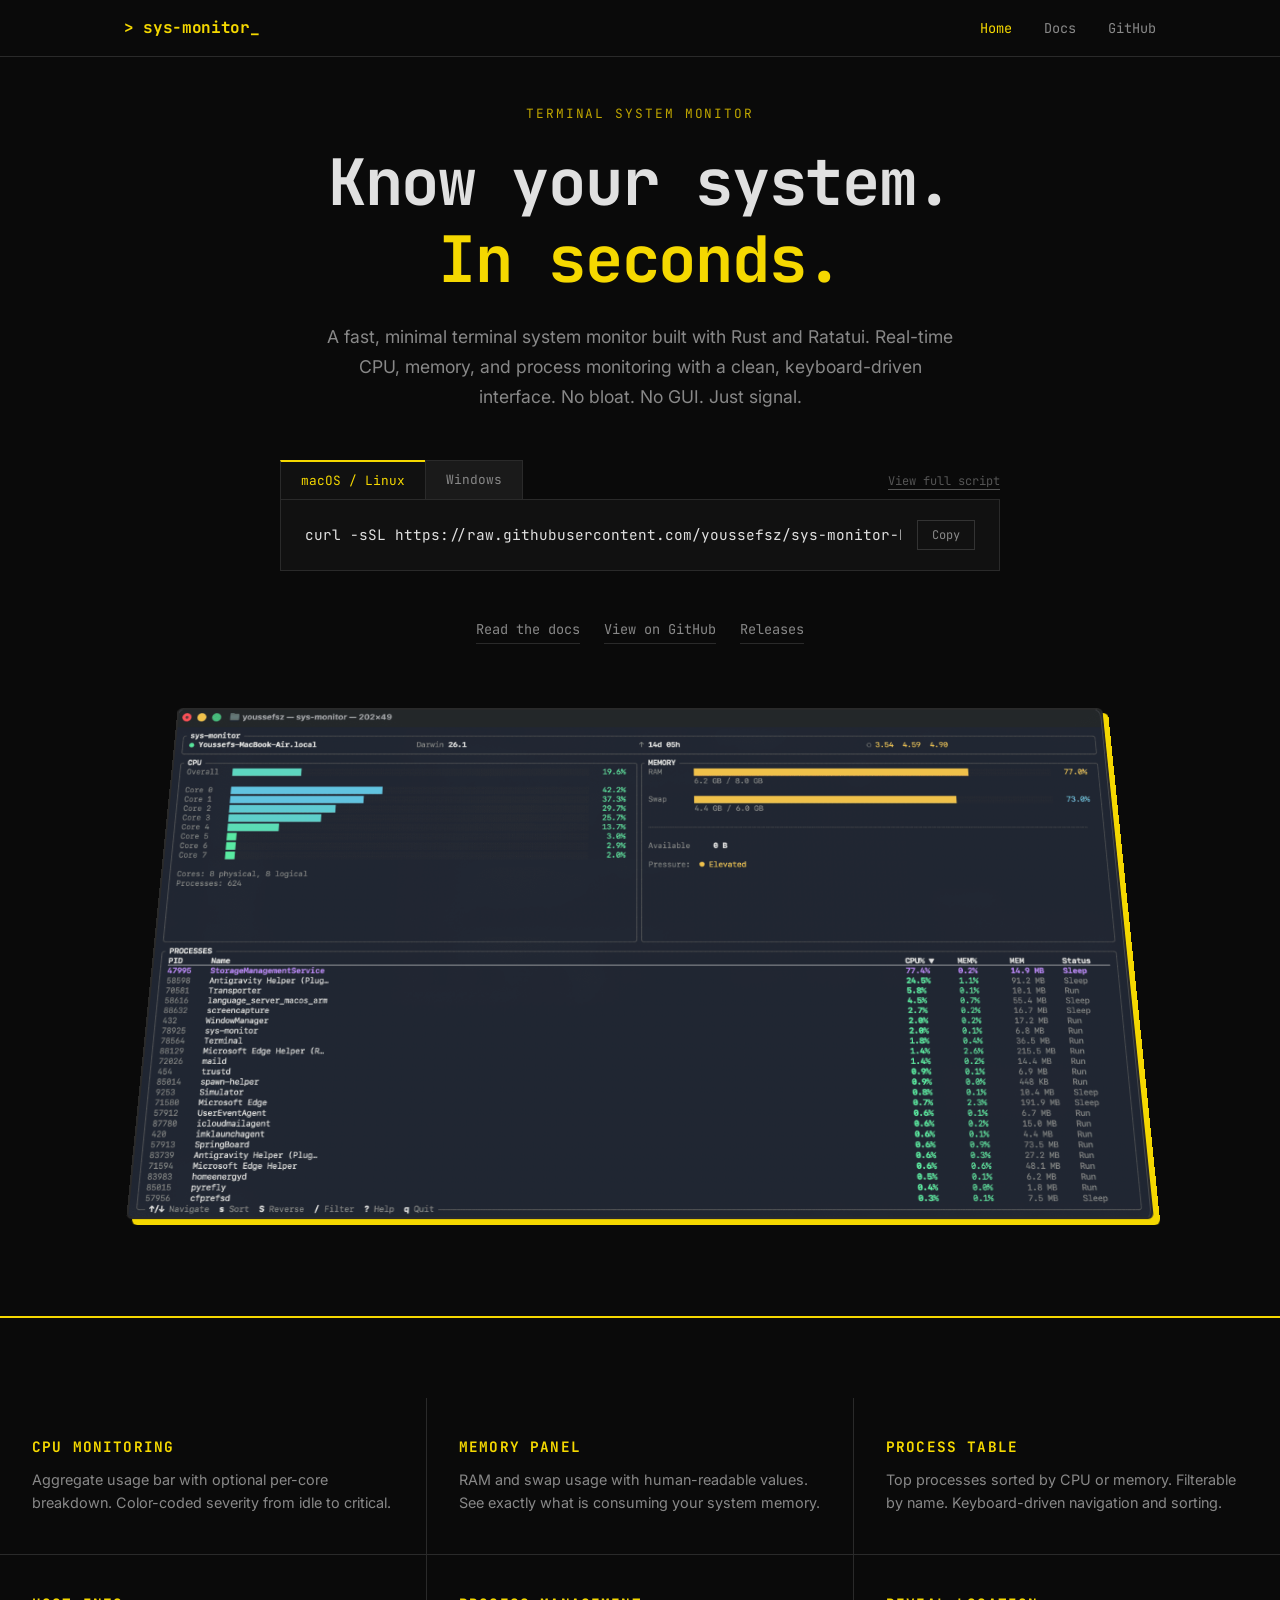
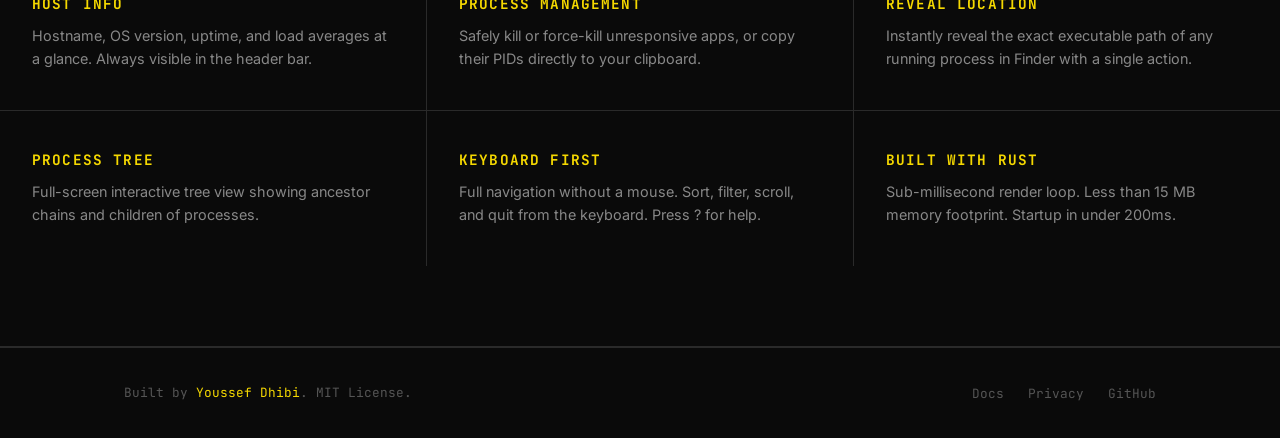
<file: landing-page/index.html>
<!DOCTYPE html>
<html lang="en">

<head>
    <meta charset="UTF-8">
    <meta name="viewport" content="width=device-width, initial-scale=1.0">
    <title>sys-monitor - A modern terminal system monitor</title>
    <meta name="description"
        content="A fast, minimal terminal system monitor built with Rust. Real-time CPU, memory, and process monitoring with a clean interface.">
    <meta name="keywords"
        content="sys-monitor, system monitor, rust, terminal, top, htop alternative, ratatui, macos, linux, windows">
    <meta name="author" content="Youssef Dhibi">
    <link rel="canonical" href="https://sys-monitor.youssef.tn/">

    <!-- Open Graph / Facebook -->
    <meta property="og:type" content="website">
    <meta property="og:url" content="https://sys-monitor.youssef.tn/">
    <meta property="og:title" content="sys-monitor - A modern terminal system monitor">
    <meta property="og:description"
        content="A fast, minimal terminal system monitor built with Rust. Real-time CPU, memory, and process monitoring with a clean interface.">
    <!-- Replace this with a real screenshot URL ideally -->
    <meta property="og:image" content="https://sys-monitor.youssef.tn/imgs/og-img/OG.png">

    <!-- Twitter -->
    <meta name="twitter:card" content="summary_large_image">
    <meta name="twitter:url" content="https://sys-monitor.youssef.tn/">
    <meta name="twitter:title" content="sys-monitor - A modern terminal system monitor">
    <meta name="twitter:description"
        content="A fast, minimal terminal system monitor built with Rust. Real-time CPU, memory, and process monitoring with a clean interface.">
    <meta name="twitter:image" content="https://sys-monitor.youssef.tn/imgs/og-img/OG.png">

    <!-- Favicons -->
    <link rel="apple-touch-icon" sizes="180x180" href="imgs/favicons/apple-touch-icon.png">
    <link rel="icon" type="image/png" sizes="32x32" href="imgs/favicons/favicon-32x32.png">
    <link rel="icon" type="image/png" sizes="16x16" href="imgs/favicons/favicon-16x16.png">
    <link rel="manifest" href="imgs/favicons/site.webmanifest">
    <link rel="shortcut icon" href="imgs/favicons/favicon.ico">
    <meta name="theme-color" content="#0a0a0a">

    <link rel="preconnect" href="https://fonts.googleapis.com">
    <link rel="preconnect" href="https://fonts.gstatic.com" crossorigin>
    <link
        href="https://fonts.googleapis.com/css2?family=Inter:wght@400;500;600&family=JetBrains+Mono:wght@400;500;700&display=swap"
        rel="stylesheet">
    <link rel="stylesheet" href="style.css">
</head>

<body class="no-scroll">

    <!-- ── Loading Overlay ────────────────────────────────────── -->
    <div id="loading-overlay" class="loading-overlay">
        <div class="terminal-loader">
            <span class="loader-text">sys-monitor</span><span class="loader-cursor"></span>
        </div>
    </div>

    <!-- ── Navigation ─────────────────────────────────────────── -->

    <nav class="nav">
        <div class="nav-inner">
            <a href="./" class="nav-brand"><span class="nav-chevron">&gt;</span> sys-monitor<span
                    class="nav-cursor">_</span></a>
            <button class="nav-mobile-toggle" id="nav-toggle" aria-label="Toggle navigation">
                &#9776;
            </button>
            <ul class="nav-links" id="nav-links">
                <li><a href="./" class="active">Home</a></li>
                <li><a href="./docs">Docs</a></li>
                <li><a href="https://github.com/youssefsz/sys-monitor-Rust" target="_blank" rel="noopener">GitHub</a>
                </li>
            </ul>
        </div>
    </nav>

    <!-- ── Hero ───────────────────────────────────────────────── -->

    <section class="hero">
        <div class="container hero-content">
            <div class="hero-text">
                <p class="hero-tag">Terminal system monitor</p>

                <h1>Know your system.<br><span>In seconds.</span></h1>

                <p class="hero-desc">
                    A fast, minimal terminal system monitor built with Rust and Ratatui.
                    Real-time CPU, memory, and process monitoring with a clean, keyboard-driven interface.
                    No bloat. No GUI. Just signal.
                </p>

                <!-- Install commands -->
                <div class="install-block">
                    <div class="install-header">
                        <div class="install-tabs">
                            <button class="install-tab active" data-target="cmd-unix" id="tab-unix">macOS /
                                Linux</button>
                            <button class="install-tab" data-target="cmd-windows" id="tab-windows">Windows</button>
                        </div>
                        <button class="view-script-link" id="view-script-btn">View full script</button>
                    </div>

                    <div class="install-cmd" id="cmd-unix">
                        <code
                            id="code-unix">curl -sSL https://raw.githubusercontent.com/youssefsz/sys-monitor-Rust/master/install.sh | bash</code>
                        <button class="copy-btn" data-clipboard="code-unix">Copy</button>
                    </div>

                    <div class="install-cmd install-cmd-hidden" id="cmd-windows">
                        <code
                            id="code-windows">powershell -Command "irm https://raw.githubusercontent.com/youssefsz/sys-monitor-Rust/master/install.ps1 | iex"</code>
                        <button class="copy-btn" data-clipboard="code-windows">Copy</button>
                    </div>
                </div>

                <!-- Links -->
                <div class="hero-links">
                    <a href="./docs">Read the docs</a>
                    <a href="https://github.com/youssefsz/sys-monitor-Rust" target="_blank" rel="noopener">View on
                        GitHub</a>
                    <a href="https://github.com/youssefsz/sys-monitor-Rust/releases" target="_blank"
                        rel="noopener">Releases</a>
                </div>
            </div>

            <!-- Preview Image -->
            <div class="hero-visual-wrapper">
                <div class="hero-visual" id="hero-visual">
                    <img src="imgs/preview.png" alt="sys-monitor terminal preview">
                </div>
            </div>

        </div>
    </section>

    <!-- ── Features ───────────────────────────────────────────── -->

    <section class="features section">
        <div class="features-grid">

            <div class="feature-card">
                <h3>CPU Monitoring</h3>
                <p>Aggregate usage bar with optional per-core breakdown. Color-coded severity from idle to critical.</p>
            </div>

            <div class="feature-card">
                <h3>Memory Panel</h3>
                <p>RAM and swap usage with human-readable values. See exactly what is consuming your system memory.</p>
            </div>

            <div class="feature-card">
                <h3>Process Table</h3>
                <p>Top processes sorted by CPU or memory. Filterable by name. Keyboard-driven navigation and sorting.
                </p>
            </div>

            <div class="feature-card">
                <h3>Host Info</h3>
                <p>Hostname, OS version, uptime, and load averages at a glance. Always visible in the header bar.</p>
            </div>

            <div class="feature-card">
                <h3>Process Management</h3>
                <p>Safely kill or force-kill unresponsive apps, or copy their PIDs directly to your clipboard.</p>
            </div>

            <div class="feature-card">
                <h3>Reveal Location</h3>
                <p>Instantly reveal the exact executable path of any running process in Finder with a single action.</p>
            </div>

            <div class="feature-card">
                <h3>Process Tree</h3>
                <p>Full-screen interactive tree view showing ancestor chains and children of processes.</p>
            </div>

            <div class="feature-card">
                <h3>Keyboard First</h3>
                <p>Full navigation without a mouse. Sort, filter, scroll, and quit from the keyboard. Press ? for help.
                </p>
            </div>

            <div class="feature-card">
                <h3>Built with Rust</h3>
                <p>Sub-millisecond render loop. Less than 15 MB memory footprint. Startup in under 200ms.</p>
            </div>

        </div>
    </section>

    <!-- ── Footer ─────────────────────────────────────────────── -->

    <footer class="footer">
        <div class="container footer-inner">
            <p class="footer-text">
                Built by <a href="https://youssef.tn" target="_blank" rel="noopener">Youssef Dhibi</a>. MIT License.
            </p>
            <ul class="footer-links">
                <li><a href="./docs">Docs</a></li>
                <li><a href="./privacy">Privacy</a></li>
                <li><a href="https://github.com/youssefsz/sys-monitor-Rust" target="_blank" rel="noopener">GitHub</a>
                </li>
            </ul>
        </div>
    </footer>

    <!-- ── Script Viewer Modal ────────────────────────────────────── -->
    <div id="script-modal" class="modal">
        <div class="modal-content">
            <div class="modal-header">
                <h3 id="modal-title">Script Preview</h3>
                <button class="modal-close">&times;</button>
            </div>
            <div class="modal-body">
                <pre id="script-content">Loading...</pre>
            </div>
            <div class="modal-footer">
                <button class="copy-btn" id="modal-copy-btn">Copy Script</button>
            </div>
        </div>
    </div>

    <script src="main.js"></script>
    <script>
        window.addEventListener("load", function () {
            var overlay = document.getElementById("loading-overlay");
            if (overlay) {
                overlay.classList.add("hidden");
                setTimeout(function () {
                    overlay.style.display = "none";
                }, 500);
            }
            document.body.classList.remove("no-scroll");
        });
    </script>
</body>

</html>
</file>
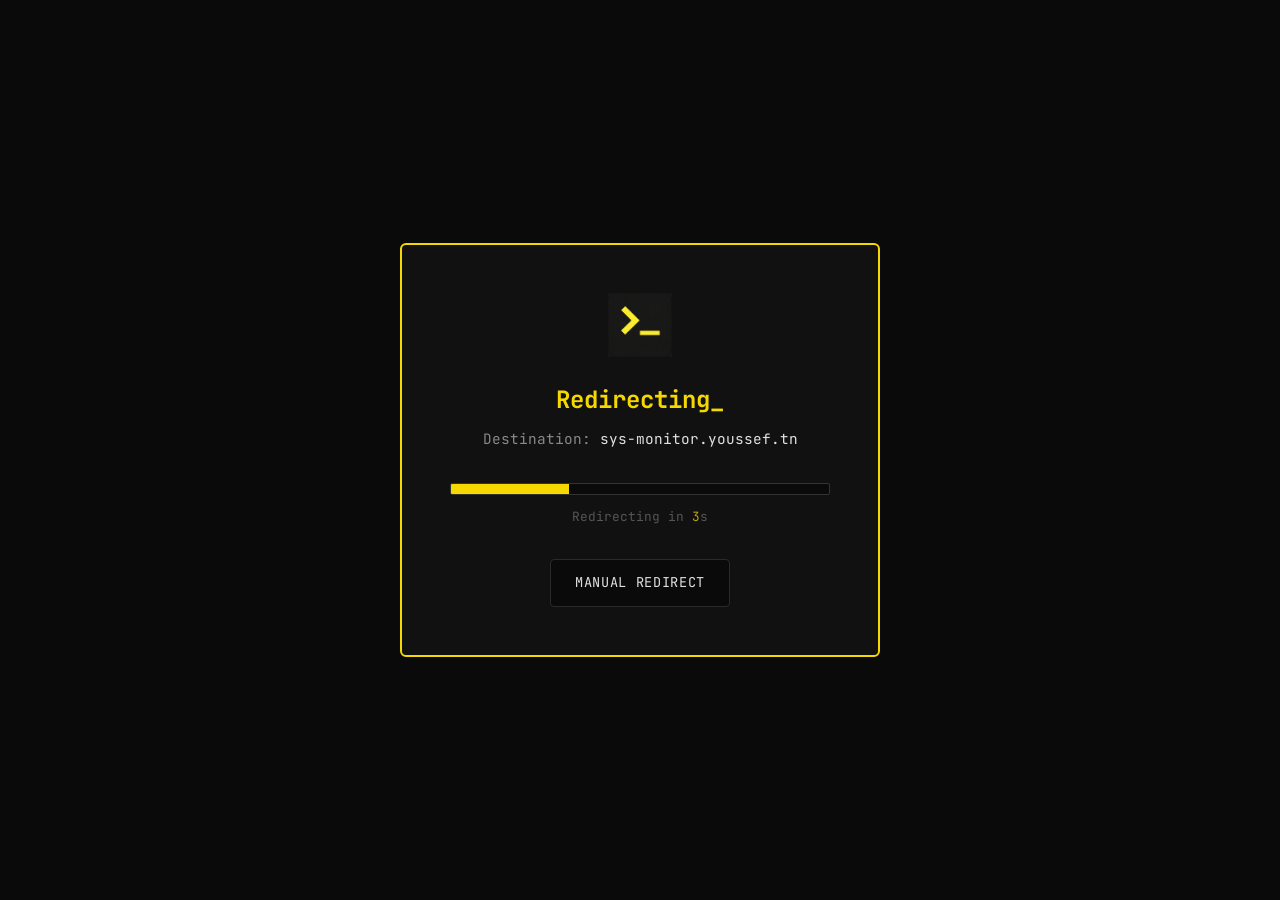
<file: redirect-page/index.html>
<!DOCTYPE html>
<html lang="en">

<head>
    <meta charset="UTF-8">
    <meta name="viewport" content="width=device-width, initial-scale=1.0">
    <title>Redirecting - sys-monitor</title>
    <link rel="preconnect" href="https://fonts.googleapis.com">
    <link rel="preconnect" href="https://fonts.gstatic.com" crossorigin>
    <link
        href="https://fonts.googleapis.com/css2?family=Inter:wght@400;500;600&family=JetBrains+Mono:wght@400;500;700&display=swap"
        rel="stylesheet">
    <style>
        /* ── Tokens ── */
        :root {
            --bg: #0a0a0a;
            --bg-surface: #111111;
            --bg-raised: #1a1a1a;
            --border: #2a2a2a;
            --border-bold: #333333;

            --yellow: #f5d800;
            --yellow-dim: #bfa600;
            --yellow-hover: #ffe63b;

            --text: #e0e0e0;
            --text-dim: #888888;
            --text-muted: #555555;

            --mono: "JetBrains Mono", "Fira Code", "SF Mono", "Cascadia Code", "Consolas", monospace;
            --sans: "Inter", "Helvetica Neue", Arial, sans-serif;
        }

        /* ── Base ── */
        *,
        *::before,
        *::after {
            margin: 0;
            padding: 0;
            box-sizing: border-box;
        }

        body {
            background: var(--bg);
            color: var(--text);
            font-family: var(--sans);
            line-height: 1.6;
            display: flex;
            justify-content: center;
            align-items: center;
            min-height: 100vh;
        }

        /* ── Container ── */
        .redirect-container {
            background: var(--bg-surface);
            border: 2px solid var(--yellow);
            padding: 48px;
            width: 100%;
            max-width: 480px;
            text-align: center;
            border-radius: 6px;
            transition: border-color 0.2s;
        }

        .redirect-container:hover {
            border-color: var(--yellow-hover);
        }

        .logo {
            width: 64px;
            height: auto;
            margin: 0 auto 24px;
            display: block;
        }

        .blink-text {
            font-family: var(--mono);
            color: var(--yellow);
            font-size: 1.5rem;
            margin-bottom: 8px;
        }

        .cursor {
            animation: blink 1s step-end infinite;
        }

        @keyframes blink {

            0%,
            100% {
                opacity: 1;
            }

            50% {
                opacity: 0;
            }
        }

        .destination {
            color: var(--text-dim);
            font-family: var(--mono);
            font-size: 0.9rem;
            margin-bottom: 32px;
        }

        .destination span {
            color: var(--text);
        }

        /* ── Progress Bar ── */
        .progress-bar-container {
            background: var(--bg);
            border: 1px solid var(--border-bold);
            height: 12px;
            width: 100%;
            border-radius: 2px;
            overflow: hidden;
            margin-bottom: 12px;
        }

        .progress-bar {
            height: 100%;
            width: 0%;
            background: var(--yellow);
            transition: width 0.1s linear;
        }

        .timeout {
            color: var(--text-muted);
            font-size: 0.8rem;
            font-family: var(--mono);
            margin-bottom: 32px;
        }

        .timeout span {
            color: var(--yellow-dim);
        }

        /* ── Button ── */
        .manual-redirect {
            display: inline-block;
            padding: 12px 24px;
            background: var(--bg);
            border: 1px solid var(--border);
            color: var(--text);
            font-family: var(--mono);
            font-size: 0.85rem;
            text-transform: uppercase;
            letter-spacing: 0.05em;
            text-decoration: none;
            cursor: pointer;
            transition: all 0.15s;
            border-radius: 4px;
        }

        .manual-redirect:hover {
            background: var(--bg-raised);
            border-color: var(--yellow);
            color: var(--yellow);
        }
    </style>
</head>

<body>
    <div class="redirect-container">
        <img src="logo.png" alt="sys-monitor logo" class="logo">
        <h1 class="blink-text">Redirecting<span class="cursor">_</span></h1>
        <p class="destination">Destination: <span>sys-monitor.youssef.tn</span></p>

        <div class="progress-bar-container">
            <div class="progress-bar" id="progress-bar"></div>
        </div>

        <p class="timeout">Redirecting in <span id="countdown">4</span>s</p>

        <a href="https://sys-monitor.youssef.tn" class="manual-redirect">Manual Redirect</a>
    </div>

    <script>
        document.addEventListener('DOMContentLoaded', () => {
            const targetUrl = 'https://sys-monitor.youssef.tn';
            const totalTime = 4000; // 4 seconds target
            const intervalTime = 50;
            let elapsedTime = 0;

            const progressBar = document.getElementById('progress-bar');
            const countdownEl = document.getElementById('countdown');

            const interval = setInterval(() => {
                elapsedTime += intervalTime;

                // Update progress bar width
                const progressPercentage = Math.min((elapsedTime / totalTime) * 100, 100);
                progressBar.style.width = `${progressPercentage}%`;

                // Update countdown text
                const remainingTime = Math.ceil((totalTime - elapsedTime) / 1000);
                countdownEl.textContent = remainingTime > 0 ? remainingTime : 0;

                if (elapsedTime >= totalTime) {
                    clearInterval(interval);
                    window.location.href = targetUrl;
                }
            }, intervalTime);
        });
    </script>
</body>

</html>
</file>
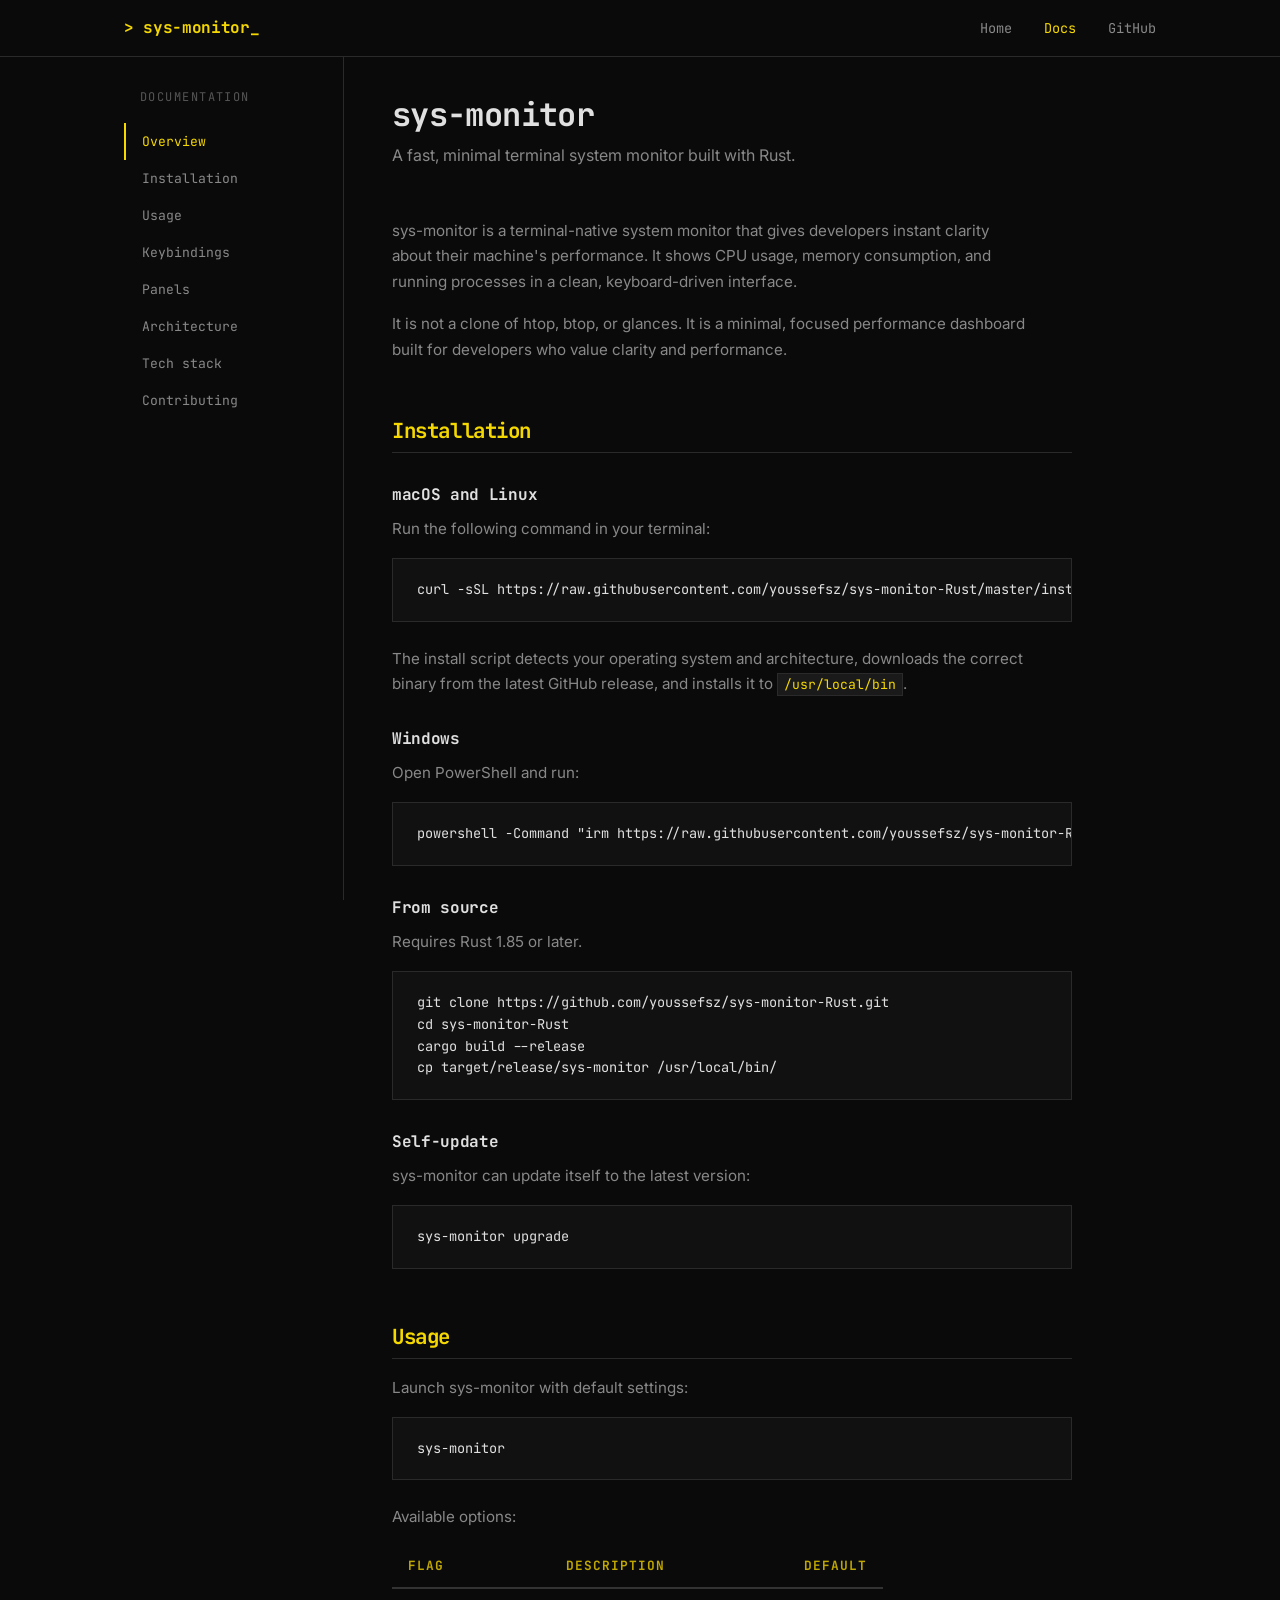
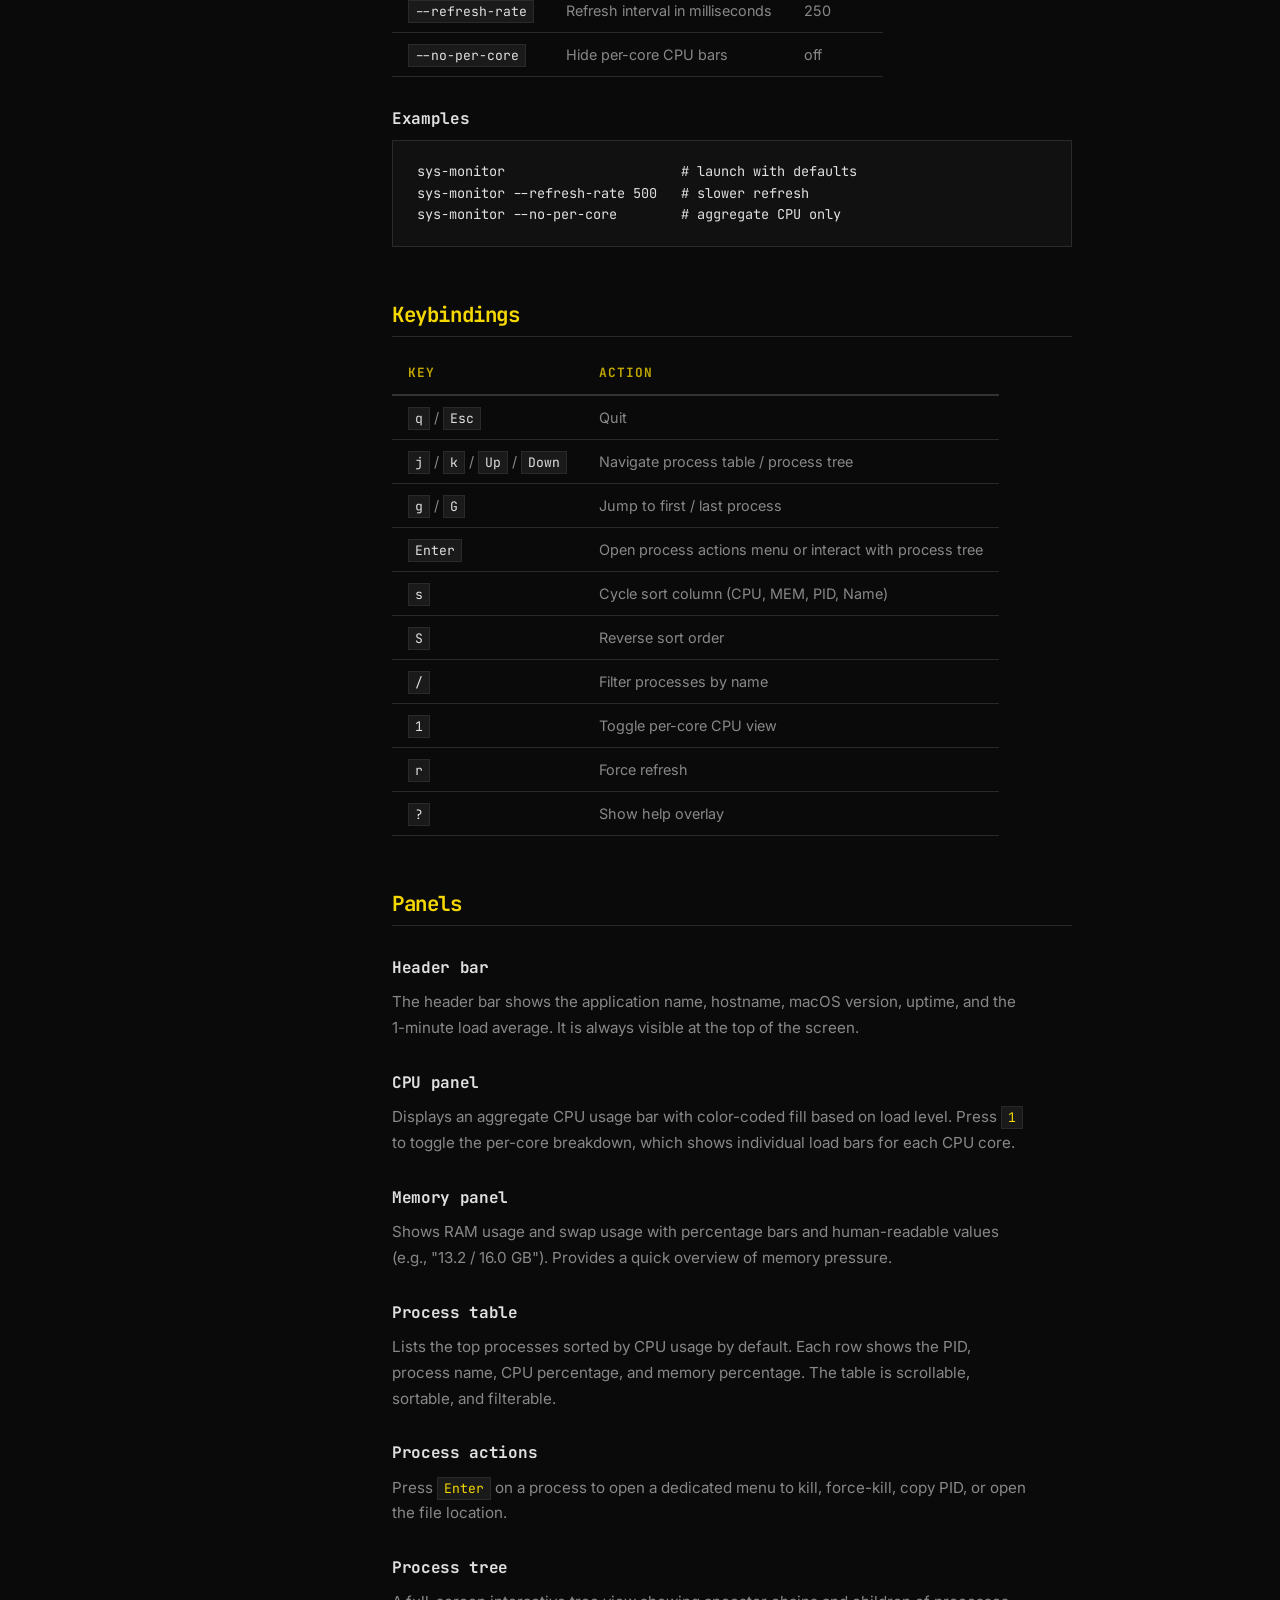
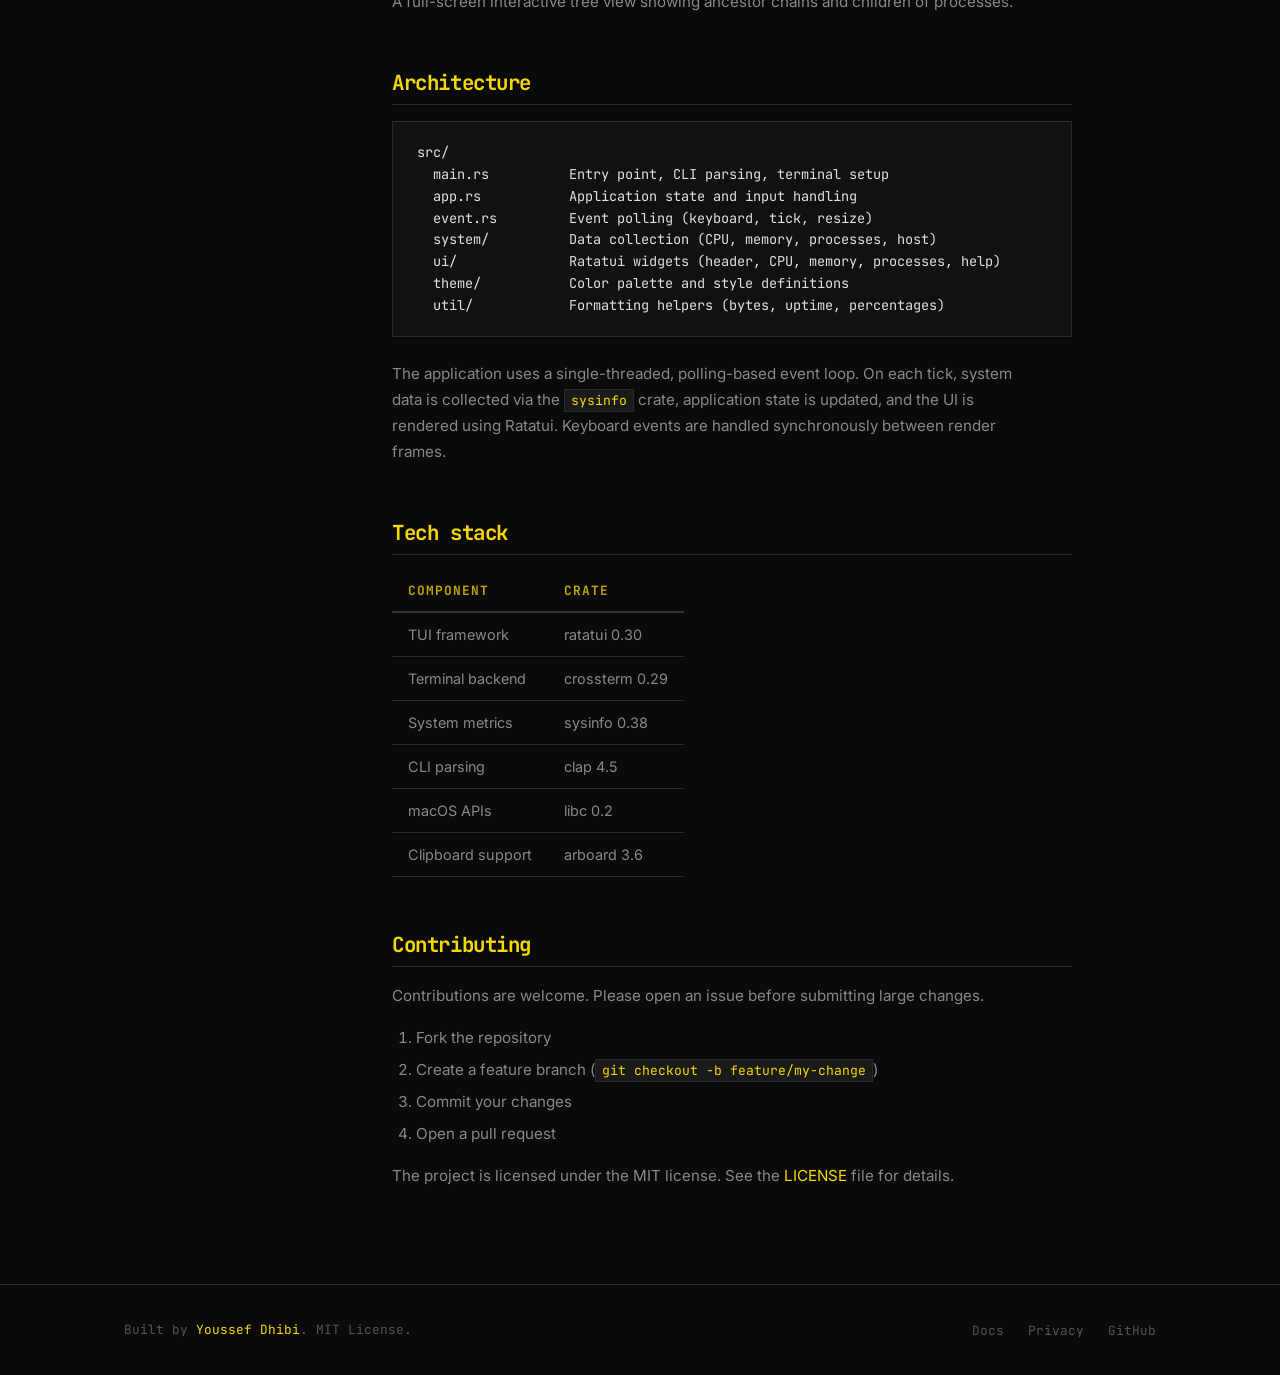
<file: landing-page/docs/index.html>
<!DOCTYPE html>
<html lang="en">

<head>
    <meta charset="UTF-8">
    <meta name="viewport" content="width=device-width, initial-scale=1.0">
    <title>Documentation - sys-monitor</title>
    <meta name="description"
        content="Documentation for sys-monitor. Installation, usage, keybindings, configuration, and project architecture.">
    <meta name="keywords" content="sys-monitor docs, documentation, rust system monitor, manual">
    <meta name="author" content="Youssef Dhibi">
    <link rel="canonical" href="https://sys-monitor.youssef.tn/docs/">

    <!-- Open Graph / Facebook -->
    <meta property="og:type" content="article">
    <meta property="og:url" content="https://sys-monitor.youssef.tn/docs/">
    <meta property="og:title" content="Documentation - sys-monitor">
    <meta property="og:description"
        content="Documentation for sys-monitor. Installation, usage, keybindings, configuration, and project architecture.">
    <meta property="og:image" content="https://sys-monitor.youssef.tn/imgs/og-img/OG.png">

    <!-- Twitter -->
    <meta name="twitter:card" content="summary_large_image">
    <meta name="twitter:url" content="https://sys-monitor.youssef.tn/docs/">
    <meta name="twitter:title" content="Documentation - sys-monitor">
    <meta name="twitter:description"
        content="Documentation for sys-monitor. Installation, usage, keybindings, configuration, and project architecture.">
    <meta name="twitter:image" content="https://sys-monitor.youssef.tn/imgs/og-img/OG.png">

    <!-- Favicons -->
    <link rel="apple-touch-icon" sizes="180x180" href="../imgs/favicons/apple-touch-icon.png">
    <link rel="icon" type="image/png" sizes="32x32" href="../imgs/favicons/favicon-32x32.png">
    <link rel="icon" type="image/png" sizes="16x16" href="../imgs/favicons/favicon-16x16.png">
    <link rel="manifest" href="../imgs/favicons/site.webmanifest">
    <link rel="shortcut icon" href="../imgs/favicons/favicon.ico">
    <meta name="theme-color" content="#0a0a0a">

    <link rel="preconnect" href="https://fonts.googleapis.com">
    <link rel="preconnect" href="https://fonts.gstatic.com" crossorigin>
    <link
        href="https://fonts.googleapis.com/css2?family=Inter:wght@400;500;600&family=JetBrains+Mono:wght@400;500;700&display=swap"
        rel="stylesheet">
    <link rel="stylesheet" href="../style.css">
</head>

<body class="no-scroll">

    <!-- ── Loading Overlay ────────────────────────────────────── -->
    <div id="loading-overlay" class="loading-overlay">
        <div class="terminal-loader">
            <span class="loader-text">sys-monitor</span><span class="loader-cursor"></span>
        </div>
    </div>

    <!-- ── Navigation ─────────────────────────────────────────── -->

    <nav class="nav">
        <div class="nav-inner">
            <a href="../" class="nav-brand"><span class="nav-chevron">&gt;</span> sys-monitor<span
                    class="nav-cursor">_</span></a>
            <button class="nav-mobile-toggle" id="nav-toggle" aria-label="Toggle navigation">
                &#9776;
            </button>
            <ul class="nav-links" id="nav-links">
                <li><a href="../">Home</a></li>
                <li><a href="./" class="active">Docs</a></li>
                <li><a href="https://github.com/youssefsz/sys-monitor-Rust" target="_blank" rel="noopener">GitHub</a>
                </li>
            </ul>
        </div>
    </nav>

    <!-- ── Docs layout ────────────────────────────────────────── -->

    <div class="container docs-layout">

        <!-- Sidebar -->
        <aside class="docs-sidebar">
            <p class="docs-sidebar-title">Documentation</p>
            <ul class="docs-nav">
                <li><a href="#overview" class="active">Overview</a></li>
                <li><a href="#installation">Installation</a></li>
                <li><a href="#usage">Usage</a></li>
                <li><a href="#keybindings">Keybindings</a></li>
                <li><a href="#panels">Panels</a></li>
                <li><a href="#architecture">Architecture</a></li>
                <li><a href="#tech-stack">Tech stack</a></li>
                <li><a href="#contributing">Contributing</a></li>
            </ul>
        </aside>

        <!-- Content -->
        <main class="docs-content">

            <h1 id="overview">sys-monitor</h1>
            <p class="docs-subtitle">A fast, minimal terminal system monitor built with Rust.</p>

            <p>
                sys-monitor is a terminal-native system monitor that gives developers instant clarity
                about their machine's performance. It shows CPU usage, memory consumption, and running
                processes in a clean, keyboard-driven interface.
            </p>

            <p>
                It is not a clone of htop, btop, or glances. It is a minimal, focused performance
                dashboard built for developers who value clarity and performance.
            </p>

            <!-- ── Installation ─────────────────────────────────────── -->

            <h2 id="installation">Installation</h2>

            <h3>macOS and Linux</h3>
            <p>Run the following command in your terminal:</p>
            <div class="code-block">
                <button class="code-copy-btn">Copy</button>
                <pre>curl -sSL https://raw.githubusercontent.com/youssefsz/sys-monitor-Rust/master/install.sh | bash</pre>
            </div>

            <p>
                The install script detects your operating system and architecture, downloads the
                correct binary from the latest GitHub release, and installs it to <code>/usr/local/bin</code>.
            </p>

            <h3>Windows</h3>
            <p>Open PowerShell and run:</p>
            <div class="code-block">
                <button class="code-copy-btn">Copy</button>
                <pre>powershell -Command "irm https://raw.githubusercontent.com/youssefsz/sys-monitor-Rust/master/install.ps1 | iex"</pre>
            </div>

            <h3>From source</h3>
            <p>Requires Rust 1.85 or later.</p>
            <div class="code-block">
                <button class="code-copy-btn">Copy</button>
                <pre>git clone https://github.com/youssefsz/sys-monitor-Rust.git
cd sys-monitor-Rust
cargo build --release
cp target/release/sys-monitor /usr/local/bin/</pre>
            </div>

            <h3>Self-update</h3>
            <p>sys-monitor can update itself to the latest version:</p>
            <div class="code-block">
                <button class="code-copy-btn">Copy</button>
                <pre>sys-monitor upgrade</pre>
            </div>

            <!-- ── Usage ─────────────────────────────────────────────── -->

            <h2 id="usage">Usage</h2>

            <p>Launch sys-monitor with default settings:</p>
            <div class="code-block">
                <button class="code-copy-btn">Copy</button>
                <pre>sys-monitor</pre>
            </div>

            <p>Available options:</p>

            <table>
                <thead>
                    <tr>
                        <th>Flag</th>
                        <th>Description</th>
                        <th>Default</th>
                    </tr>
                </thead>
                <tbody>
                    <tr>
                        <td><code>--refresh-rate</code></td>
                        <td>Refresh interval in milliseconds</td>
                        <td>250</td>
                    </tr>
                    <tr>
                        <td><code>--no-per-core</code></td>
                        <td>Hide per-core CPU bars</td>
                        <td>off</td>
                    </tr>
                </tbody>
            </table>

            <h3>Examples</h3>
            <div class="code-block">
                <button class="code-copy-btn">Copy</button>
                <pre>sys-monitor                      # launch with defaults
sys-monitor --refresh-rate 500   # slower refresh
sys-monitor --no-per-core        # aggregate CPU only</pre>
            </div>

            <!-- ── Keybindings ───────────────────────────────────────── -->

            <h2 id="keybindings">Keybindings</h2>

            <table>
                <thead>
                    <tr>
                        <th>Key</th>
                        <th>Action</th>
                    </tr>
                </thead>
                <tbody>
                    <tr>
                        <td><code>q</code> / <code>Esc</code></td>
                        <td>Quit</td>
                    </tr>
                    <tr>
                        <td><code>j</code> / <code>k</code> / <code>Up</code> / <code>Down</code></td>
                        <td>Navigate process table / process tree</td>
                    </tr>
                    <tr>
                        <td><code>g</code> / <code>G</code></td>
                        <td>Jump to first / last process</td>
                    </tr>
                    <tr>
                        <td><code>Enter</code></td>
                        <td>Open process actions menu or interact with process tree</td>
                    </tr>
                    <tr>
                        <td><code>s</code></td>
                        <td>Cycle sort column (CPU, MEM, PID, Name)</td>
                    </tr>
                    <tr>
                        <td><code>S</code></td>
                        <td>Reverse sort order</td>
                    </tr>
                    <tr>
                        <td><code>/</code></td>
                        <td>Filter processes by name</td>
                    </tr>
                    <tr>
                        <td><code>1</code></td>
                        <td>Toggle per-core CPU view</td>
                    </tr>
                    <tr>
                        <td><code>r</code></td>
                        <td>Force refresh</td>
                    </tr>
                    <tr>
                        <td><code>?</code></td>
                        <td>Show help overlay</td>
                    </tr>
                </tbody>
            </table>

            <!-- ── Panels ────────────────────────────────────────────── -->

            <h2 id="panels">Panels</h2>

            <h3>Header bar</h3>
            <p>
                The header bar shows the application name, hostname, macOS version, uptime,
                and the 1-minute load average. It is always visible at the top of the screen.
            </p>

            <h3>CPU panel</h3>
            <p>
                Displays an aggregate CPU usage bar with color-coded fill based on load level.
                Press <code>1</code> to toggle the per-core breakdown, which shows individual
                load bars for each CPU core.
            </p>

            <h3>Memory panel</h3>
            <p>
                Shows RAM usage and swap usage with percentage bars and human-readable values
                (e.g., "13.2 / 16.0 GB"). Provides a quick overview of memory pressure.
            </p>

            <h3>Process table</h3>
            <p>
                Lists the top processes sorted by CPU usage by default. Each row shows the
                PID, process name, CPU percentage, and memory percentage. The table is scrollable,
                sortable, and filterable.
            </p>

            <h3>Process actions</h3>
            <p>
                Press <code>Enter</code> on a process to open a dedicated menu to kill, force-kill, copy PID, or open
                the file location.
            </p>

            <h3>Process tree</h3>
            <p>
                A full-screen interactive tree view showing ancestor chains and children of processes.
            </p>

            <!-- ── Architecture ──────────────────────────────────────── -->

            <h2 id="architecture">Architecture</h2>

            <div class="code-block">
                <button class="code-copy-btn">Copy</button>
                <pre>src/
  main.rs          Entry point, CLI parsing, terminal setup
  app.rs           Application state and input handling
  event.rs         Event polling (keyboard, tick, resize)
  system/          Data collection (CPU, memory, processes, host)
  ui/              Ratatui widgets (header, CPU, memory, processes, help)
  theme/           Color palette and style definitions
  util/            Formatting helpers (bytes, uptime, percentages)</pre>
            </div>

            <p>
                The application uses a single-threaded, polling-based event loop. On each tick,
                system data is collected via the <code>sysinfo</code> crate, application state is
                updated, and the UI is rendered using Ratatui. Keyboard events are handled
                synchronously between render frames.
            </p>

            <!-- ── Tech stack ────────────────────────────────────────── -->

            <h2 id="tech-stack">Tech stack</h2>

            <table>
                <thead>
                    <tr>
                        <th>Component</th>
                        <th>Crate</th>
                    </tr>
                </thead>
                <tbody>
                    <tr>
                        <td>TUI framework</td>
                        <td>ratatui 0.30</td>
                    </tr>
                    <tr>
                        <td>Terminal backend</td>
                        <td>crossterm 0.29</td>
                    </tr>
                    <tr>
                        <td>System metrics</td>
                        <td>sysinfo 0.38</td>
                    </tr>
                    <tr>
                        <td>CLI parsing</td>
                        <td>clap 4.5</td>
                    </tr>
                    <tr>
                        <td>macOS APIs</td>
                        <td>libc 0.2</td>
                    </tr>
                    <tr>
                        <td>Clipboard support</td>
                        <td>arboard 3.6</td>
                    </tr>
                </tbody>
            </table>

            <!-- ── Contributing ──────────────────────────────────────── -->

            <h2 id="contributing">Contributing</h2>

            <p>
                Contributions are welcome. Please open an issue before submitting large changes.
            </p>

            <ol>
                <li>Fork the repository</li>
                <li>Create a feature branch (<code>git checkout -b feature/my-change</code>)</li>
                <li>Commit your changes</li>
                <li>Open a pull request</li>
            </ol>

            <p>
                The project is licensed under the MIT license. See the
                <a href="https://github.com/youssefsz/sys-monitor-Rust/blob/master/LICENSE" target="_blank"
                    rel="noopener">LICENSE</a>
                file for details.
            </p>

        </main>
    </div>

    <!-- ── Footer ─────────────────────────────────────────────── -->

    <footer class="footer">
        <div class="container footer-inner">
            <p class="footer-text">
                Built by <a href="https://youssef.tn" target="_blank" rel="noopener">Youssef Dhibi</a>. MIT License.
            </p>
            <ul class="footer-links">
                <li><a href="./">Docs</a></li>
                <li><a href="../privacy">Privacy</a></li>
                <li><a href="https://github.com/youssefsz/sys-monitor-Rust" target="_blank" rel="noopener">GitHub</a>
                </li>
            </ul>
        </div>
    </footer>

    <script src="../main.js"></script>
    <script>
        window.addEventListener("load", function () {
            var overlay = document.getElementById("loading-overlay");
            if (overlay) {
                overlay.classList.add("hidden");
                setTimeout(function () {
                    overlay.style.display = "none";
                }, 500);
            }
            document.body.classList.remove("no-scroll");
        });
    </script>
</body>

</html>
</file>
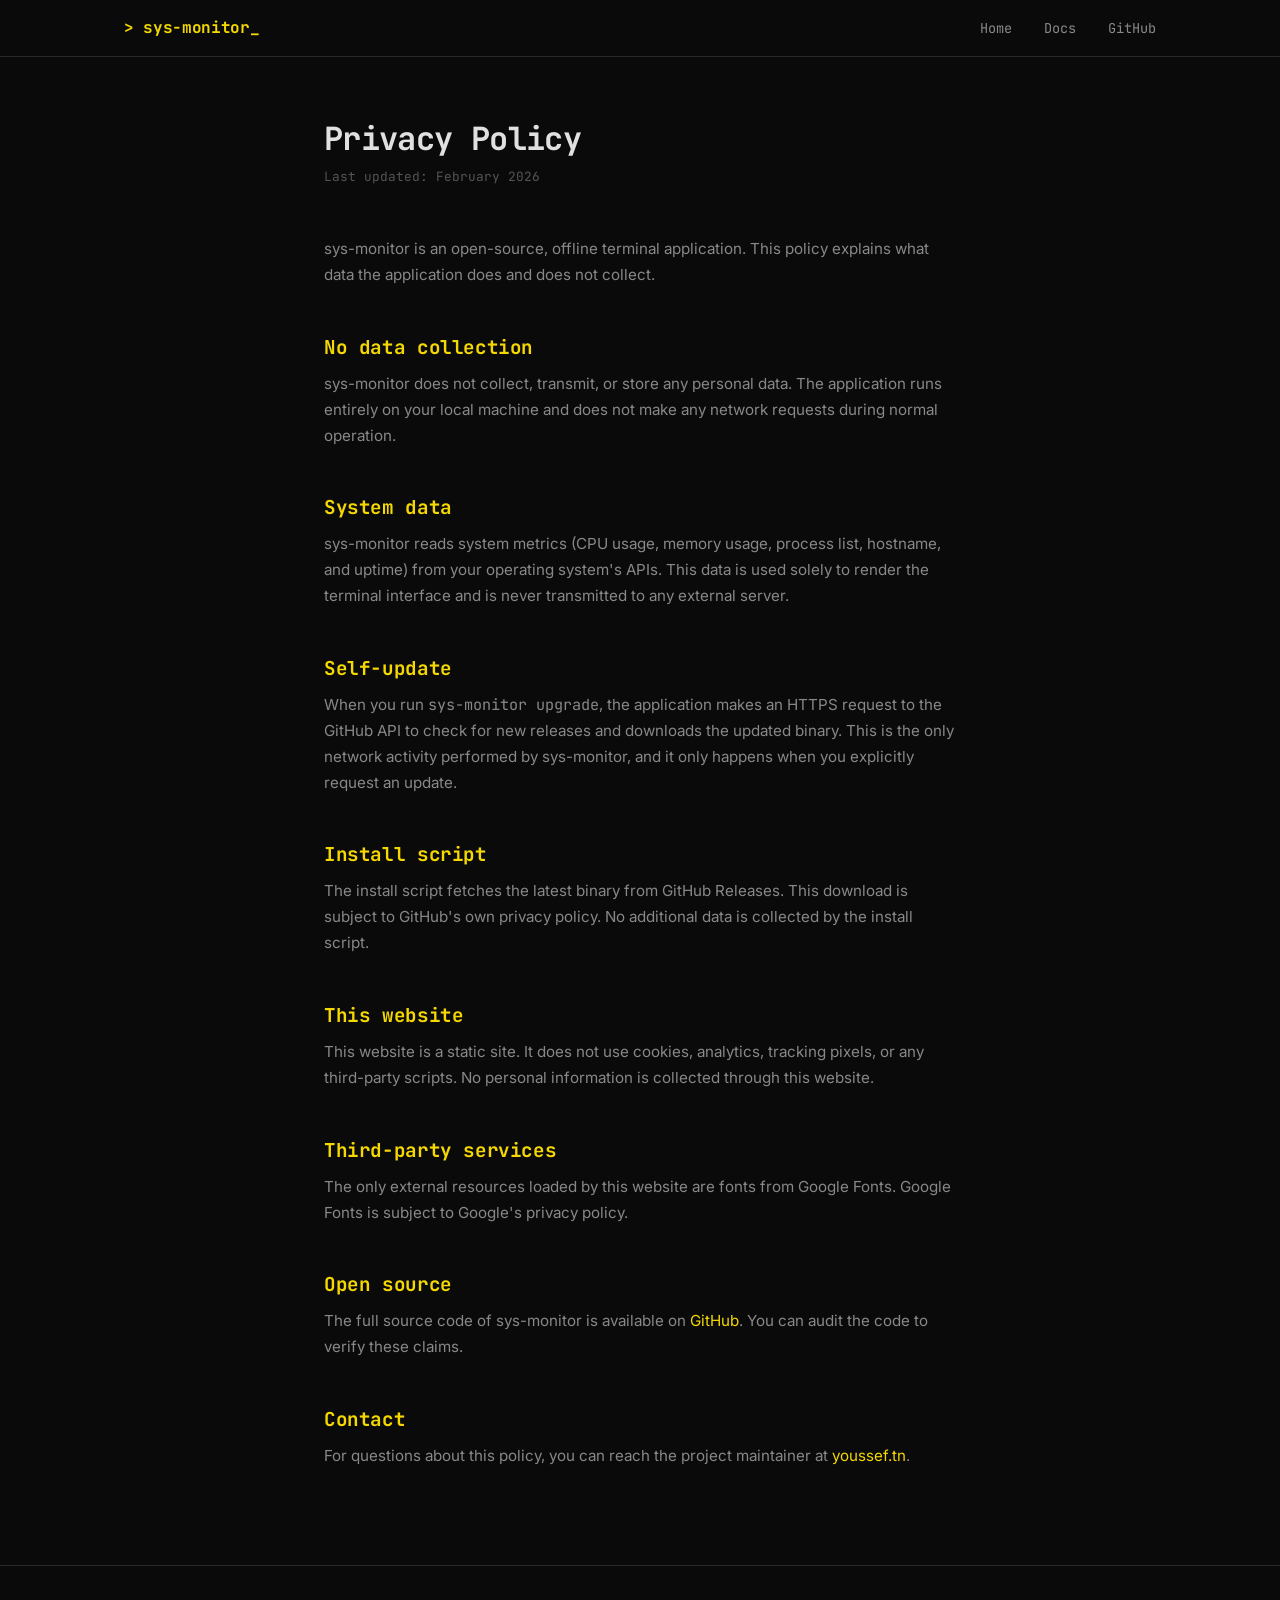
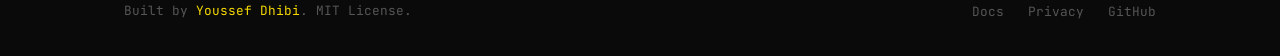
<file: landing-page/privacy/index.html>
<!DOCTYPE html>
<html lang="en">

<head>
    <meta charset="UTF-8">
    <meta name="viewport" content="width=device-width, initial-scale=1.0">
    <title>Privacy Policy - sys-monitor</title>
    <meta name="description"
        content="Privacy policy for the sys-monitor project. No data collection, no tracking, no telemetry.">
    <meta name="keywords" content="sys-monitor privacy policy, sys-monitor tracking, open source privacy">
    <meta name="author" content="Youssef Dhibi">
    <link rel="canonical" href="https://sys-monitor.youssef.tn/privacy/">

    <!-- Open Graph / Facebook -->
    <meta property="og:type" content="article">
    <meta property="og:url" content="https://sys-monitor.youssef.tn/privacy/">
    <meta property="og:title" content="Privacy Policy - sys-monitor">
    <meta property="og:description"
        content="Privacy policy for the sys-monitor project. No data collection, no tracking, no telemetry.">
    <meta property="og:image" content="https://sys-monitor.youssef.tn/imgs/og-img/OG.png">

    <!-- Twitter -->
    <meta name="twitter:card" content="summary">
    <meta name="twitter:url" content="https://sys-monitor.youssef.tn/privacy/">
    <meta name="twitter:title" content="Privacy Policy - sys-monitor">
    <meta name="twitter:description"
        content="Privacy policy for the sys-monitor project. No data collection, no tracking, no telemetry.">
    <meta name="twitter:image" content="https://sys-monitor.youssef.tn/imgs/og-img/OG.png">

    <!-- Favicons -->
    <link rel="apple-touch-icon" sizes="180x180" href="../imgs/favicons/apple-touch-icon.png">
    <link rel="icon" type="image/png" sizes="32x32" href="../imgs/favicons/favicon-32x32.png">
    <link rel="icon" type="image/png" sizes="16x16" href="../imgs/favicons/favicon-16x16.png">
    <link rel="manifest" href="../imgs/favicons/site.webmanifest">
    <link rel="shortcut icon" href="../imgs/favicons/favicon.ico">
    <meta name="theme-color" content="#0a0a0a">

    <link rel="preconnect" href="https://fonts.googleapis.com">
    <link rel="preconnect" href="https://fonts.gstatic.com" crossorigin>
    <link
        href="https://fonts.googleapis.com/css2?family=Inter:wght@400;500;600&family=JetBrains+Mono:wght@400;500;700&display=swap"
        rel="stylesheet">
    <link rel="stylesheet" href="../style.css">
</head>

<body class="no-scroll">

    <!-- ── Loading Overlay ────────────────────────────────────── -->
    <div id="loading-overlay" class="loading-overlay">
        <div class="terminal-loader">
            <span class="loader-text">sys-monitor</span><span class="loader-cursor"></span>
        </div>
    </div>

    <!-- ── Navigation ─────────────────────────────────────────── -->

    <nav class="nav">
        <div class="nav-inner">
            <a href="../" class="nav-brand"><span class="nav-chevron">&gt;</span> sys-monitor<span
                    class="nav-cursor">_</span></a>
            <button class="nav-mobile-toggle" id="nav-toggle" aria-label="Toggle navigation">
                &#9776;
            </button>
            <ul class="nav-links" id="nav-links">
                <li><a href="../">Home</a></li>
                <li><a href="../docs">Docs</a></li>
                <li><a href="https://github.com/youssefsz/sys-monitor-Rust" target="_blank" rel="noopener">GitHub</a>
                </li>
            </ul>
        </div>
    </nav>

    <!-- ── Privacy content ────────────────────────────────────── -->

    <div class="legal-page">
        <div class="legal-content">

            <h1>Privacy Policy</h1>
            <p class="legal-updated">Last updated: February 2026</p>

            <p>
                sys-monitor is an open-source, offline terminal application. This policy explains
                what data the application does and does not collect.
            </p>

            <h2>No data collection</h2>
            <p>
                sys-monitor does not collect, transmit, or store any personal data. The application
                runs entirely on your local machine and does not make any network requests during
                normal operation.
            </p>

            <h2>System data</h2>
            <p>
                sys-monitor reads system metrics (CPU usage, memory usage, process list, hostname,
                and uptime) from your operating system's APIs. This data is used solely to render
                the terminal interface and is never transmitted to any external server.
            </p>

            <h2>Self-update</h2>
            <p>
                When you run <code>sys-monitor upgrade</code>, the application makes an HTTPS
                request to the GitHub API to check for new releases and downloads the updated
                binary. This is the only network activity performed by sys-monitor, and it only
                happens when you explicitly request an update.
            </p>

            <h2>Install script</h2>
            <p>
                The install script fetches the latest binary from GitHub Releases. This download
                is subject to GitHub's own privacy policy. No additional data is collected by
                the install script.
            </p>

            <h2>This website</h2>
            <p>
                This website is a static site. It does not use cookies, analytics, tracking pixels,
                or any third-party scripts. No personal information is collected through this website.
            </p>

            <h2>Third-party services</h2>
            <p>
                The only external resources loaded by this website are fonts from Google Fonts.
                Google Fonts is subject to Google's privacy policy.
            </p>

            <h2>Open source</h2>
            <p>
                The full source code of sys-monitor is available on
                <a href="https://github.com/youssefsz/sys-monitor-Rust" target="_blank" rel="noopener">GitHub</a>.
                You can audit the code to verify these claims.
            </p>

            <h2>Contact</h2>
            <p>
                For questions about this policy, you can reach the project maintainer at
                <a href="https://youssef.tn" target="_blank" rel="noopener">youssef.tn</a>.
            </p>

        </div>
    </div>

    <!-- ── Footer ─────────────────────────────────────────────── -->

    <footer class="footer">
        <div class="container footer-inner">
            <p class="footer-text">
                Built by <a href="https://youssef.tn" target="_blank" rel="noopener">Youssef Dhibi</a>. MIT License.
            </p>
            <ul class="footer-links">
                <li><a href="../docs">Docs</a></li>
                <li><a href="./">Privacy</a></li>
                <li><a href="https://github.com/youssefsz/sys-monitor-Rust" target="_blank" rel="noopener">GitHub</a>
                </li>
            </ul>
        </div>
    </footer>

    <script src="../main.js"></script>
    <script>
        window.addEventListener("load", function () {
            var overlay = document.getElementById("loading-overlay");
            if (overlay) {
                overlay.classList.add("hidden");
                setTimeout(function () {
                    overlay.style.display = "none";
                }, 500);
            }
            document.body.classList.remove("no-scroll");
        });
    </script>
</body>

</html>
</file>
<file: landing-page/style.css>
/* ================================================================
   sys-monitor landing page
   Brutalist dark + yellow theme
   ================================================================ */

/* ── Reset ─────────────────────────────────────────────────────── */

*,
*::before,
*::after {
    margin: 0;
    padding: 0;
    box-sizing: border-box;
}

/* ── Tokens ────────────────────────────────────────────────────── */

:root {
    --bg: #0a0a0a;
    --bg-surface: #111111;
    --bg-raised: #1a1a1a;
    --border: #2a2a2a;
    --border-bold: #333333;

    --yellow: #f5d800;
    --yellow-dim: #bfa600;
    --yellow-hover: #ffe63b;

    --text: #e0e0e0;
    --text-dim: #888888;
    --text-muted: #555555;

    --mono: "JetBrains Mono", "Fira Code", "SF Mono", "Cascadia Code", "Consolas", monospace;
    --sans: "Inter", "Helvetica Neue", Arial, sans-serif;

    --max-w: 1080px;
    --gutter: 24px;
}

/* ── Base ──────────────────────────────────────────────────────── */

html {
    font-size: 16px;
    scroll-behavior: smooth;
    -webkit-font-smoothing: antialiased;
}

body {
    background: var(--bg);
    color: var(--text);
    font-family: var(--sans);
    line-height: 1.6;
}

body.no-scroll {
    overflow: hidden;
}

/* ── Loading Overlay ───────────────────────────────────────────── */

.loading-overlay {
    position: fixed;
    top: 0;
    left: 0;
    width: 100%;
    height: 100%;
    background-color: var(--bg);
    z-index: 9999;
    display: flex;
    justify-content: center;
    align-items: center;
    transition: opacity 0.5s ease-out, visibility 0.5s ease-out;
}

.loading-overlay.hidden {
    opacity: 0;
    visibility: hidden;
}

.terminal-loader {
    font-family: var(--mono);
    font-size: 1.2rem;
    color: var(--yellow);
    display: flex;
    align-items: center;
    gap: 8px;
}

.terminal-loader .loader-cursor {
    display: inline-block;
    width: 10px;
    height: 1.2em;
    background-color: var(--yellow);
    animation: blink 1s step-end infinite;
}

a {
    color: var(--yellow);
    text-decoration: none;
}

a:hover {
    color: var(--yellow-hover);
}

::selection {
    background: var(--yellow);
    color: var(--bg);
}

img {
    max-width: 100%;
    display: block;
}

/* ── Typography ────────────────────────────────────────────────── */

h1,
h2,
h3,
h4 {
    font-family: var(--mono);
    font-weight: 700;
    line-height: 1.2;
    letter-spacing: -0.02em;
}

h1 {
    font-size: clamp(2rem, 8vw, 4rem);
}

h2 {
    font-size: clamp(1.4rem, 3vw, 2rem);
    margin-bottom: 16px;
}

h3 {
    font-size: 1.1rem;
    margin-bottom: 12px;
}

p {
    max-width: 640px;
}

code,
pre {
    font-family: var(--mono);
}

/* ── Layout ────────────────────────────────────────────────────── */

.container {
    max-width: var(--max-w);
    margin: 0 auto;
    padding: 0 var(--gutter);
}

.section {
    padding: 80px 0;
}

/* ── Navigation ────────────────────────────────────────────────── */

.nav {
    position: fixed;
    top: 0;
    left: 0;
    right: 0;
    z-index: 100;
    background: var(--bg);
    border-bottom: 1px solid var(--border);
}

.nav-inner {
    max-width: var(--max-w);
    margin: 0 auto;
    padding: 0 var(--gutter);
    display: flex;
    align-items: center;
    justify-content: space-between;
    height: 56px;
}

.nav-brand {
    font-family: var(--mono);
    font-weight: 700;
    font-size: 1rem;
    color: var(--yellow);
    letter-spacing: -0.02em;
}

.nav-chevron {
    color: var(--yellow);
}

.nav-cursor {
    animation: blink 1s step-end infinite;
}

@keyframes blink {

    0%,
    100% {
        opacity: 1;
    }

    50% {
        opacity: 0;
    }
}

.nav-links {
    display: flex;
    gap: 32px;
    list-style: none;
}

.nav-links a {
    color: var(--text-dim);
    font-family: var(--mono);
    font-size: 0.85rem;
    transition: color 0.15s;
}

.nav-links a:hover,
.nav-links a.active {
    color: var(--yellow);
}

.nav-mobile-toggle {
    display: none;
    background: none;
    border: none;
    color: var(--text);
    font-size: 1.4rem;
    cursor: pointer;
    padding: 4px;
}

/* ── Hero ──────────────────────────────────────────────────────── */

.hero {
    min-height: 100vh;
    display: flex;
    align-items: center;
    padding-top: 56px;
    border-bottom: 2px solid var(--yellow);
}

.hero-content {
    width: 100%;
    display: flex;
    flex-direction: column;
    gap: 64px;
    padding-top: 48px;
    padding-bottom: 48px;
}

.hero-text {
    width: 100%;
    max-width: 720px;
    min-width: 0;
    margin: 0 auto;
    display: flex;
    flex-direction: column;
    align-items: center;
    text-align: center;
}

.hero-visual-wrapper {
    width: 100%;
    margin: 0 auto;
    perspective: 1200px;
    /* Provides the 3D space */
}

.hero-visual {
    position: relative;
    border: 2px solid var(--border);
    border-radius: 6px;
    background: var(--bg-surface);
    overflow: hidden;
    box-shadow: 6px 6px 0 var(--yellow);

    /* Animation defaults driven by JS */
    --scroll-progress: 0;

    transform:
        rotateX(calc((1 - var(--scroll-progress)) * 20deg)) scale(calc(0.85 + (var(--scroll-progress) * 0.15)));

    transform-origin: top center;
    will-change: transform;
    transition: box-shadow 0.2s;
}

.hero-visual:hover {
    box-shadow: 9px 9px 0 var(--yellow);
}

.hero-visual img {
    width: 100%;
    height: auto;
    display: block;
}

.hero-tag {
    font-family: var(--mono);
    font-size: 0.8rem;
    color: var(--yellow-dim);
    text-transform: uppercase;
    letter-spacing: 0.15em;
    margin-bottom: 20px;
}

.hero h1 {
    color: var(--text);
    margin-bottom: 24px;
}

.hero h1 span {
    color: var(--yellow);
}

.hero-desc {
    font-size: 1.1rem;
    color: var(--text-dim);
    margin-bottom: 48px;
    line-height: 1.7;
}

/* ── Install block ─────────────────────────────────────────────── */

.install-block {
    width: 100%;
    margin-bottom: 48px;
    text-align: left;
}

.install-header {
    display: flex;
    justify-content: space-between;
    align-items: flex-end;
    margin-bottom: 0;
}

.install-tabs {
    display: flex;
    gap: 0;
}

.install-tab {
    background: var(--bg-raised);
    border: 1px solid var(--border);
    border-bottom: none;
    padding: 10px 20px;
    font-family: var(--mono);
    font-size: 0.8rem;
    color: var(--text-dim);
    cursor: pointer;
    transition: background 0.15s, color 0.15s;
}

.install-tab:first-child {
    border-right: none;
}

.install-tab.active {
    background: var(--bg-surface);
    color: var(--yellow);
    border-top: 2px solid var(--yellow);
}

.view-script-link {
    background: none;
    border: none;
    font-family: var(--mono);
    font-size: 0.75rem;
    color: var(--text-muted);
    cursor: pointer;
    padding: 10px 0;
    text-decoration: underline;
    text-underline-offset: 4px;
    transition: color 0.15s;
}

.view-script-link:hover {
    color: var(--yellow);
}

.install-cmd {
    background: var(--bg-surface);
    border: 1px solid var(--border);
    padding: 20px 24px;
    display: flex;
    align-items: center;
    justify-content: space-between;
    gap: 16px;
}

.install-cmd code {
    font-size: 0.9rem;
    color: var(--text);
    white-space: nowrap;
    overflow-x: auto;
    flex: 1;
    min-width: 0;
    width: 100%;
}

.install-cmd-hidden {
    display: none;
}

.copy-btn {
    background: none;
    border: 1px solid var(--border-bold);
    color: var(--text-dim);
    font-family: var(--mono);
    font-size: 0.75rem;
    padding: 6px 14px;
    cursor: pointer;
    transition: border-color 0.15s, color 0.15s;
    white-space: nowrap;
    flex-shrink: 0;
}

.copy-btn:hover {
    border-color: var(--yellow);
    color: var(--yellow);
}

.copy-btn.copied {
    border-color: var(--yellow);
    color: var(--yellow);
}

/* ── Hero links ────────────────────────────────────────────────── */

.hero-links {
    display: flex;
    gap: 24px;
    flex-wrap: wrap;
    justify-content: center;
}

.hero-links a {
    font-family: var(--mono);
    font-size: 0.85rem;
    color: var(--text-dim);
    border-bottom: 1px solid var(--border);
    padding-bottom: 2px;
    transition: color 0.15s, border-color 0.15s;
}

.hero-links a:hover {
    color: var(--yellow);
    border-color: var(--yellow);
}

/* ── Features (below hero) ─────────────────────────────────────── */

.features {
    border-bottom: 1px solid var(--border);
}

.features-grid {
    display: grid;
    grid-template-columns: repeat(3, 1fr);
    gap: 1px;
    background: var(--border);
}

.feature-card {
    background: var(--bg);
    padding: 40px 32px;
}

.feature-card h3 {
    font-family: var(--mono);
    color: var(--yellow);
    font-size: 0.9rem;
    text-transform: uppercase;
    letter-spacing: 0.08em;
    margin-bottom: 12px;
}

.feature-card p {
    color: var(--text-dim);
    font-size: 0.9rem;
    line-height: 1.6;
}

/* ── Footer ────────────────────────────────────────────────────── */

.footer {
    border-top: 1px solid var(--border);
    padding: 32px 0;
}

.footer-inner {
    display: flex;
    justify-content: space-between;
    align-items: center;
    flex-wrap: wrap;
    gap: 16px;
}

.footer-text {
    font-family: var(--mono);
    font-size: 0.8rem;
    color: var(--text-muted);
}

.footer-links {
    display: flex;
    gap: 24px;
    list-style: none;
}

.footer-links a {
    font-family: var(--mono);
    font-size: 0.8rem;
    color: var(--text-muted);
    transition: color 0.15s;
}

.footer-links a:hover {
    color: var(--yellow);
}

/* ================================================================
   DOCS PAGE
   ================================================================ */

.docs-layout {
    display: grid;
    grid-template-columns: 220px minmax(0, 1fr);
    gap: 48px;
    padding-top: 56px;
    min-height: 100vh;
}

.docs-sidebar {
    position: sticky;
    top: 56px;
    height: calc(100vh - 56px);
    overflow-y: auto;
    padding: 32px 0;
    border-right: 1px solid var(--border);
}

.docs-sidebar-title {
    font-family: var(--mono);
    font-size: 0.75rem;
    text-transform: uppercase;
    letter-spacing: 0.12em;
    color: var(--text-muted);
    margin-bottom: 16px;
    padding: 0 16px;
}

.docs-nav {
    list-style: none;
}

.docs-nav li a {
    display: block;
    padding: 8px 16px;
    font-family: var(--mono);
    font-size: 0.82rem;
    color: var(--text-dim);
    border-left: 2px solid transparent;
    transition: color 0.15s, border-color 0.15s;
}

.docs-nav li a:hover,
.docs-nav li a.active {
    color: var(--yellow);
    border-left-color: var(--yellow);
}

.docs-content {
    padding: 40px 0 80px;
    max-width: 680px;
    min-width: 0;
}

.docs-content h1 {
    font-size: 2rem;
    margin-bottom: 8px;
}

.docs-content .docs-subtitle {
    color: var(--text-dim);
    font-size: 1rem;
    margin-bottom: 48px;
}

.docs-content h2 {
    font-size: 1.3rem;
    margin-top: 56px;
    margin-bottom: 16px;
    padding-bottom: 8px;
    border-bottom: 1px solid var(--border);
    color: var(--yellow);
}

.docs-content h3 {
    font-size: 1rem;
    margin-top: 32px;
    margin-bottom: 12px;
    color: var(--text);
}

.docs-content p {
    margin-bottom: 16px;
    color: var(--text-dim);
    font-size: 0.95rem;
    line-height: 1.7;
}

.docs-content ul,
.docs-content ol {
    margin-bottom: 16px;
    padding-left: 24px;
}

.docs-content li {
    color: var(--text-dim);
    font-size: 0.95rem;
    line-height: 1.7;
    margin-bottom: 6px;
}

.docs-content pre {
    background: var(--bg-surface);
    border: 1px solid var(--border);
    padding: 20px 24px;
    margin-bottom: 0;
    overflow-x: auto;
    font-size: 0.85rem;
    line-height: 1.6;
    color: var(--text);
}

.code-block {
    position: relative;
    margin-bottom: 24px;
}

.code-copy-btn {
    position: absolute;
    top: 8px;
    right: 8px;
    background: var(--bg-raised);
    border: 1px solid var(--border-bold);
    color: var(--text-dim);
    font-family: var(--mono);
    font-size: 0.7rem;
    padding: 4px 10px;
    cursor: pointer;
    transition: border-color 0.15s, color 0.15s, opacity 0.15s;
    opacity: 0;
    z-index: 1;
}

.code-block:hover .code-copy-btn {
    opacity: 1;
}

.code-copy-btn:hover {
    border-color: var(--yellow);
    color: var(--yellow);
}

.code-copy-btn.copied {
    border-color: var(--yellow);
    color: var(--yellow);
    opacity: 1;
}

.docs-content code {
    font-size: 0.85rem;
}

.docs-content p code,
.docs-content li code {
    background: var(--bg-raised);
    padding: 2px 6px;
    border: 1px solid var(--border);
    font-size: 0.82rem;
    color: var(--yellow);
}

.docs-content table {
    width: 100%;
    border-collapse: collapse;
    margin-bottom: 24px;
    font-size: 0.9rem;
    display: block;
    overflow-x: auto;
    -webkit-overflow-scrolling: touch;
}

.docs-content th {
    text-align: left;
    padding: 10px 16px;
    font-family: var(--mono);
    font-size: 0.8rem;
    text-transform: uppercase;
    letter-spacing: 0.08em;
    color: var(--yellow-dim);
    border-bottom: 2px solid var(--border-bold);
}

.docs-content td {
    padding: 10px 16px;
    border-bottom: 1px solid var(--border);
    color: var(--text-dim);
}

.docs-content td code {
    background: var(--bg-raised);
    padding: 2px 6px;
    border: 1px solid var(--border);
    font-size: 0.82rem;
    color: var(--text);
}

/* ── Modal ─────────────────────────────────────────────────────── */

.modal {
    display: none;
    position: fixed;
    top: 0;
    left: 0;
    width: 100%;
    height: 100%;
    background: rgba(0, 0, 0, 0.85);
    backdrop-filter: blur(4px);
    z-index: 1000;
    align-items: center;
    justify-content: center;
    padding: 24px;
}

.modal.active {
    display: flex;
}

.modal-content {
    background: var(--bg-surface);
    border: 2px solid var(--yellow);
    width: 100%;
    max-width: 800px;
    max-height: 85vh;
    display: flex;
    flex-direction: column;
    box-shadow: 0 20px 50px rgba(0, 0, 0, 0.5);
}

.modal-header {
    padding: 20px 24px;
    border-bottom: 1px solid var(--border);
    display: flex;
    justify-content: space-between;
    align-items: center;
}

.modal-header h3 {
    margin: 0;
    color: var(--yellow);
    font-size: 1rem;
    text-transform: uppercase;
    letter-spacing: 0.1em;
}

.modal-close {
    background: none;
    border: none;
    color: var(--text-dim);
    font-size: 1.5rem;
    cursor: pointer;
    line-height: 1;
    transition: color 0.1s;
}

.modal-close:hover {
    color: var(--yellow);
}

.modal-body {
    padding: 0;
    overflow-y: auto;
    flex: 1;
    background: #0d0d0d;
}

.modal-body pre {
    margin: 0;
    padding: 24px;
    font-family: var(--mono);
    font-size: 0.85rem;
    line-height: 1.6;
    color: var(--text);
    white-space: pre-wrap;
    word-break: break-all;
}

.modal-footer {
    padding: 16px 24px;
    border-top: 1px solid var(--border);
    display: flex;
    justify-content: flex-end;
}

/* ================================================================
   PRIVACY / TERMS PAGE
   ================================================================ */

.legal-page {
    padding-top: 56px;
    min-height: 100vh;
}

.legal-content {
    max-width: 680px;
    margin: 0 auto;
    padding: 64px var(--gutter) 80px;
}

.legal-content h1 {
    font-size: 2rem;
    margin-bottom: 8px;
}

.legal-content .legal-updated {
    font-family: var(--mono);
    font-size: 0.8rem;
    color: var(--text-muted);
    margin-bottom: 48px;
}

.legal-content h2 {
    font-size: 1.2rem;
    margin-top: 48px;
    margin-bottom: 12px;
    color: var(--yellow);
}

.legal-content p {
    margin-bottom: 16px;
    color: var(--text-dim);
    font-size: 0.95rem;
    line-height: 1.7;
}

.legal-content ul {
    margin-bottom: 16px;
    padding-left: 24px;
}

.legal-content li {
    color: var(--text-dim);
    font-size: 0.95rem;
    line-height: 1.7;
    margin-bottom: 6px;
}

/* ================================================================
   RESPONSIVE
   ================================================================ */

@media (max-width: 768px) {
    :root {
        --gutter: 16px;
    }

    .section {
        padding: 60px 0;
    }

    .nav-links {
        display: none;
        position: absolute;
        top: 56px;
        left: 0;
        right: 0;
        background: var(--bg);
        border-bottom: 1px solid var(--border);
        flex-direction: column;
        align-items: center;
        padding: 16px var(--gutter);
        gap: 12px;
    }

    .nav-links.open {
        display: flex;
    }

    .nav-mobile-toggle {
        display: block;
    }

    .features-grid {
        grid-template-columns: 1fr;
    }

    .docs-layout {
        grid-template-columns: minmax(0, 1fr);
        gap: 0;
    }

    .docs-sidebar {
        position: static;
        height: auto;
        border-right: none;
        border-bottom: 1px solid var(--border);
        padding: 24px 0;
    }

    .hero {
        min-height: auto;
        padding-top: 100px;
        padding-bottom: 60px;
    }

    .hero-content {
        gap: 48px;
    }

    .hero-links {
        flex-direction: column;
        align-items: center;
        gap: 12px;
    }

    .install-cmd {
        flex-direction: column;
        align-items: stretch;
        gap: 12px;
    }

    .install-cmd code {
        font-size: 0.78rem;
    }

    .footer-inner {
        flex-direction: column;
        align-items: center;
        text-align: center;
        gap: 24px;
    }
}

@media (max-width: 480px) {
    .install-header {
        flex-wrap: wrap;
    }

    .install-tabs {
        width: 100%;
        order: 2;
        display: flex;
        flex-direction: row;
    }

    .view-script-link {
        width: 100%;
        order: 1;
        text-align: right;
        padding-top: 0;
        padding-bottom: 8px;
    }

    .install-tab {
        flex: 1;
        border: 1px solid var(--border);
        border-bottom: none;
    }

    .install-tab:first-child {
        border-right: none;
    }
}
</file>
